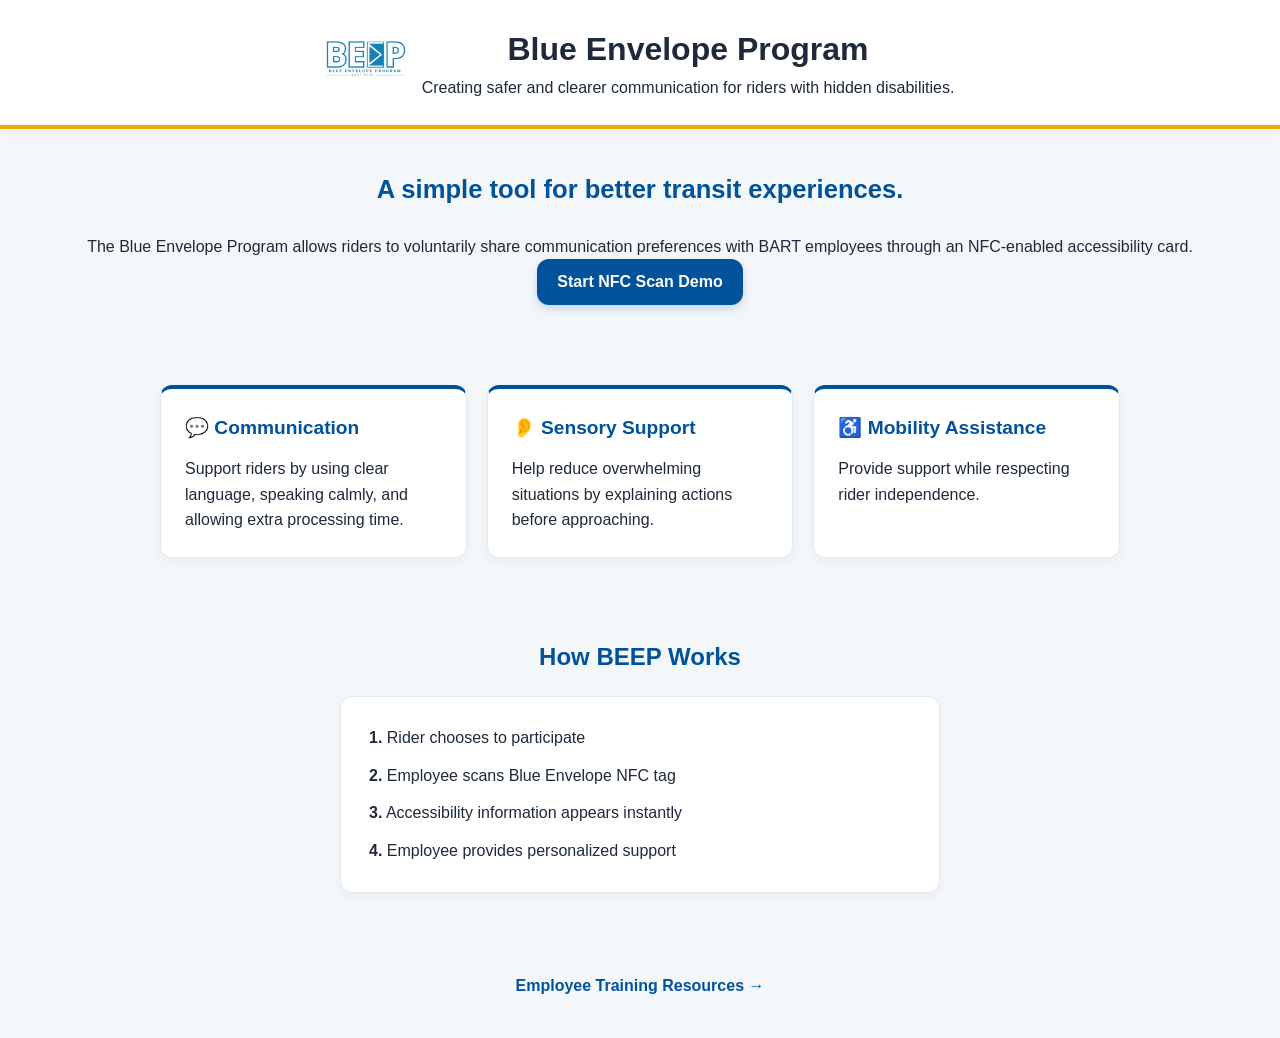
<file: Index.html>
<!DOCTYPE html>
<html lang="en">

<head>
    <title>BEEP | Blue Envelope Program</title>
    <link rel="stylesheet" href="style.css">
</head>

<body>

    
<header>

   <a href="index.html" class="logo">
    <img src="images/BEEPlogo.png" alt="BART Logo">
   </a>

    <div>
        <h1>Blue Envelope Program</h1>
        <p>Creating safer and clearer communication for riders with hidden disabilities.</p>
    </div>

</header>


<section class="hero">

    <h2>
        A simple tool for better transit experiences.
    </h2>

    <p>
        The Blue Envelope Program allows riders to voluntarily share
        communication preferences with BART employees through an NFC-enabled
        accessibility card.
    </p>


    <a href="scan.html">
        <button>
            Start NFC Scan Demo
        </button>
    </a>

</section>



<section class="cards">

<div class="card">

<h3>💬 Communication</h3>

<p>
Support riders by using clear language,
speaking calmly, and allowing extra processing time.
</p>

</div>



<div class="card">

<h3>👂 Sensory Support</h3>

<p>
Help reduce overwhelming situations by explaining
actions before approaching.
</p>

</div>




<div class="card">

<h3>♿ Mobility Assistance</h3>

<p>
Provide support while respecting rider independence.
</p>

</div>


</section>



<section class="how">

<h2>How BEEP Works</h2>


<div class="steps">

<p>
<strong>1.</strong> Rider chooses to participate
</p>

<p>
<strong>2.</strong> Employee scans Blue Envelope NFC tag
</p>

<p>
<strong>3.</strong> Accessibility information appears instantly
</p>

<p>
<strong>4.</strong> Employee provides personalized support
</p>


</div>

</section>



<footer>

<a href="resources.html">
Employee Training Resources →
</a>

</footer>



</body>

</html>
</file>
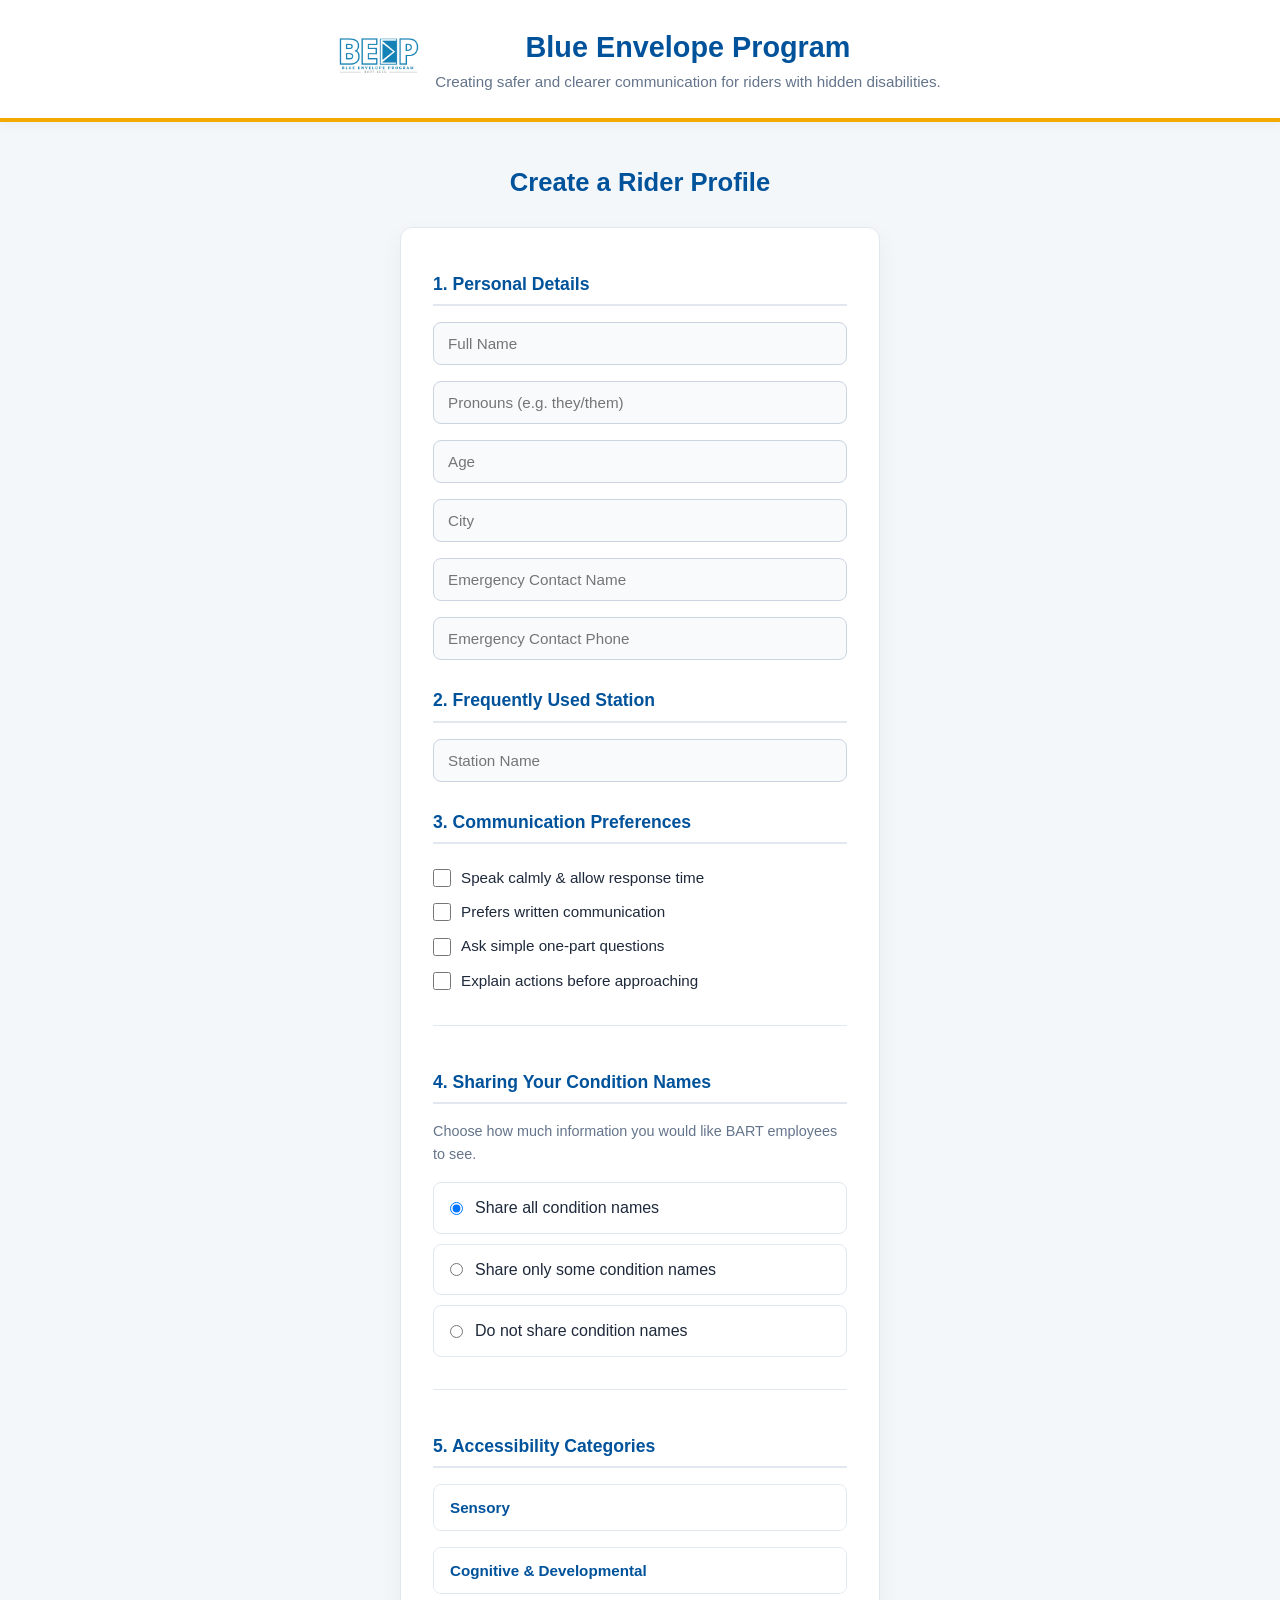
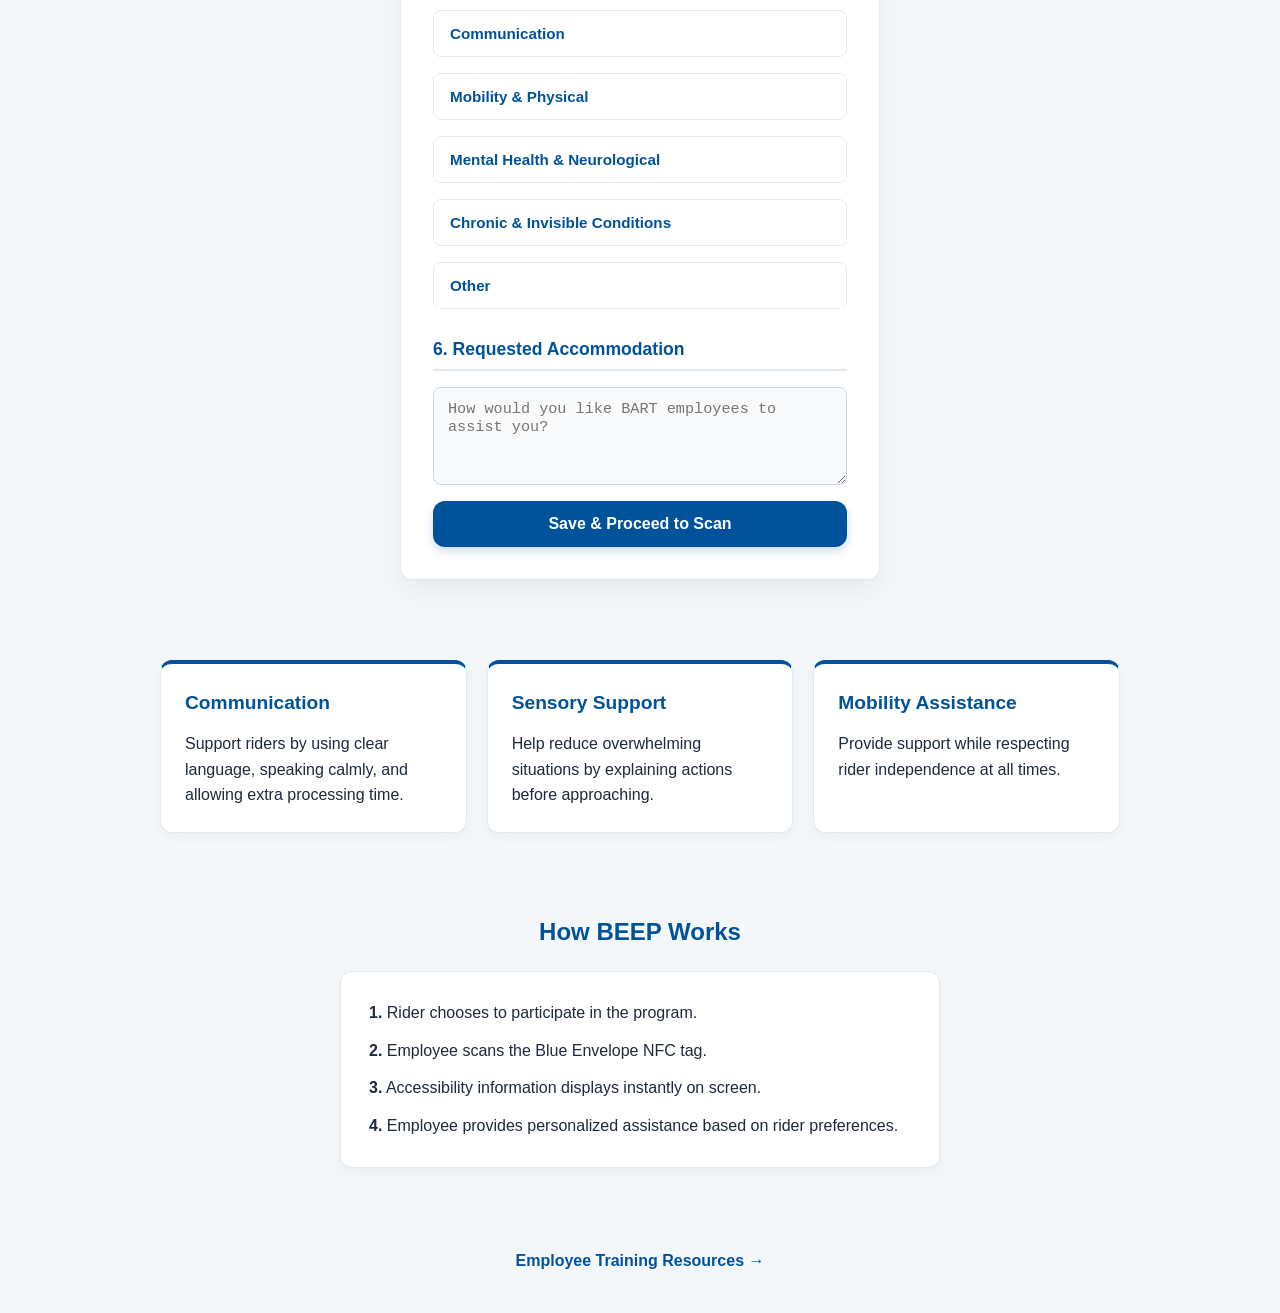
<file: index.html>
<!DOCTYPE html>
<html lang="en">

<head>
    <meta charset="UTF-8">
    <meta name="viewport" content="width=device-width, initial-scale=1.0">
    <title>BEEP | Blue Envelope Program</title>
    <link rel="stylesheet" href="style.css">
</head>

<body>

<header>
    <a href="index.html" class="logo">
        <img src="images/BEEPlogo.png" alt="BART Logo">
    </a>
    <div class="header-text">
        <h1>Blue Envelope Program</h1>
        <p>Creating safer and clearer communication for riders with hidden disabilities.</p>
    </div>
</header>

<main class="hero">
    <h2>Create a Rider Profile</h2>
    <form id="setupForm">
        
        <h3>1. Personal Details</h3>
        <input type="text" id="fullName" placeholder="Full Name" required>
        <input type="text" id="pronouns" placeholder="Pronouns (e.g. they/them)" required>
        <input type="number" id="age" placeholder="Age" min="1" required>
        <input type="text" id="city" placeholder="City" required>
        <input type="text" id="emergencyName" placeholder="Emergency Contact Name" required>
        <input type="tel" id="emergencyContact" placeholder="Emergency Contact Phone" required>

        <h3>2. Frequently Used Station</h3>
        <input type="text" id="station" placeholder="Station Name" required>

        <h3>3. Communication Preferences</h3>
        <div class="checkbox-group">
            <label>
                <input type="checkbox" name="commPref" value="Speak calmly and allow extra processing time">
                <span>Speak calmly &amp; allow response time</span>
            </label>
            <label>
                <input type="checkbox" name="commPref" value="Prefers written communication">
                <span>Prefers written communication</span>
            </label>
            <label>
                <input type="checkbox" name="commPref" value="Ask simple one-part questions">
                <span>Ask simple one-part questions</span>
            </label>
            <label>
                <input type="checkbox" name="commPref" value="Explain actions before approaching">
                <span>Explain actions before approaching</span>
            </label>
        </div>

        <div class="divider"></div>

        <h3>4. Sharing Your Condition Names</h3>
        <p class="small-text">
            Choose how much information you would like BART employees to see.
        </p>

        <div class="share-options">
            <label class="share-option">
                <input type="radio" name="shareMode" value="all" checked>
                <span>Share all condition names</span>
            </label>
            <label class="share-option">
                <input type="radio" name="shareMode" value="some">
                <span>Share only some condition names</span>
            </label>
            <label class="share-option">
                <input type="radio" name="shareMode" value="none">
                <span>Do not share condition names</span>
            </label>
        </div>

        <div class="divider"></div>

        <h3>5. Accessibility Categories</h3>

        <div class="condition-group">
            <button type="button" class="condition-header">Sensory</button>
            <div class="condition-body">
                <label><input type="checkbox" name="condition" value="Blind"> Blind</label>
                <label><input type="checkbox" name="condition" value="Low Vision"> Low Vision</label>
                <label><input type="checkbox" name="condition" value="Deaf"> Deaf</label>
                <label><input type="checkbox" name="condition" value="Hard of Hearing"> Hard of Hearing</label>
                <label><input type="checkbox" name="condition" value="Auditory Processing Disorder (APD)"> Auditory Processing Disorder (APD)</label>
            </div>
        </div>

        <div class="condition-group">
            <button type="button" class="condition-header">Cognitive &amp; Developmental</button>
            <div class="condition-body">
                <label><input type="checkbox" name="condition" value="Autism"> Autism</label>
                <label><input type="checkbox" name="condition" value="ADHD"> ADHD</label>
                <label><input type="checkbox" name="condition" value="Intellectual Disability"> Intellectual Disability</label>
                <label><input type="checkbox" name="condition" value="Dementia"> Dementia</label>
                <label><input type="checkbox" name="condition" value="Learning Disability"> Learning Disability</label>
            </div>
        </div>

        <div class="condition-group">
            <button type="button" class="condition-header">Communication</button>
            <div class="condition-body">
                <label><input type="checkbox" name="condition" value="Speech Disability"> Speech Disability</label>
                <label><input type="checkbox" name="condition" value="Non-verbal"> Non-verbal</label>
                <label><input type="checkbox" name="condition" value="Aphasia"> Aphasia</label>
                <label><input type="checkbox" name="condition" value="Communication Processing Differences"> Communication Processing Differences</label>
            </div>
        </div>

        <div class="condition-group">
            <button type="button" class="condition-header">Mobility &amp; Physical</button>
            <div class="condition-body">
                <label><input type="checkbox" name="condition" value="Wheelchair User"> Wheelchair User</label>
                <label><input type="checkbox" name="condition" value="Limited Mobility"> Limited Mobility</label>
                <label><input type="checkbox" name="condition" value="Cerebral Palsy"> Cerebral Palsy</label>
                <label><input type="checkbox" name="condition" value="Walker/Cane User"> Walker/Cane User</label>
            </div>
        </div>

        <div class="condition-group">
            <button type="button" class="condition-header">Mental Health &amp; Neurological</button>
            <div class="condition-body">
                <label><input type="checkbox" name="condition" value="Anxiety"> Anxiety</label>
                <label><input type="checkbox" name="condition" value="PTSD"> PTSD</label>
                <label><input type="checkbox" name="condition" value="Epilepsy"> Epilepsy</label>
                <label><input type="checkbox" name="condition" value="Tourette Syndrome"> Tourette Syndrome</label>
                <label><input type="checkbox" name="condition" value="Sensory Processing Disorder (SPD)"> Sensory Processing Disorder (SPD)</label>
            </div>
        </div>

        <div class="condition-group">
            <button type="button" class="condition-header">Chronic &amp; Invisible Conditions</button>
            <div class="condition-body">
                <label><input type="checkbox" name="condition" value="Diabetes"> Diabetes</label>
                <label><input type="checkbox" name="condition" value="Asthma"> Asthma</label>
                <label><input type="checkbox" name="condition" value="Chronic Pain"> Chronic Pain</label>
                <label><input type="checkbox" name="condition" value="Heart Condition"> Heart Condition</label>
                <label><input type="checkbox" name="condition" value="Other Invisible Disability"> Other Invisible Disability</label>
            </div>
        </div>

        <div class="condition-group">
            <button type="button" class="condition-header">Other</button>
            <div class="condition-body">
                <textarea id="otherCondition" placeholder="Describe any additional conditions or accommodations"></textarea>
            </div>
        </div>

        <h3>6. Requested Accommodation</h3>
        <textarea id="accommodation" placeholder="How would you like BART employees to assist you?" rows="4"></textarea>

        <button type="submit">Save &amp; Proceed to Scan</button>
    </form>
</main>

<section class="cards">
    <div class="card">
        <h3>Communication</h3>
        <p>Support riders by using clear language, speaking calmly, and allowing extra processing time.</p>
    </div>

    <div class="card">
        <h3>Sensory Support</h3>
        <p>Help reduce overwhelming situations by explaining actions before approaching.</p>
    </div>

    <div class="card">
        <h3>Mobility Assistance</h3>
        <p>Provide support while respecting rider independence at all times.</p>
    </div>
</section>

<section class="how">
    <h2>How BEEP Works</h2>
    <div class="steps">
        <p><strong>1.</strong> Rider chooses to participate in the program.</p>
        <p><strong>2.</strong> Employee scans the Blue Envelope NFC tag.</p>
        <p><strong>3.</strong> Accessibility information displays instantly on screen.</p>
        <p><strong>4.</strong> Employee provides personalized assistance based on rider preferences.</p>
    </div>
</section>

<footer>
    <a href="resources.html">Employee Training Resources &rarr;</a>
</footer>

<script src="script.js"></script>
</body>
</html>
</file>
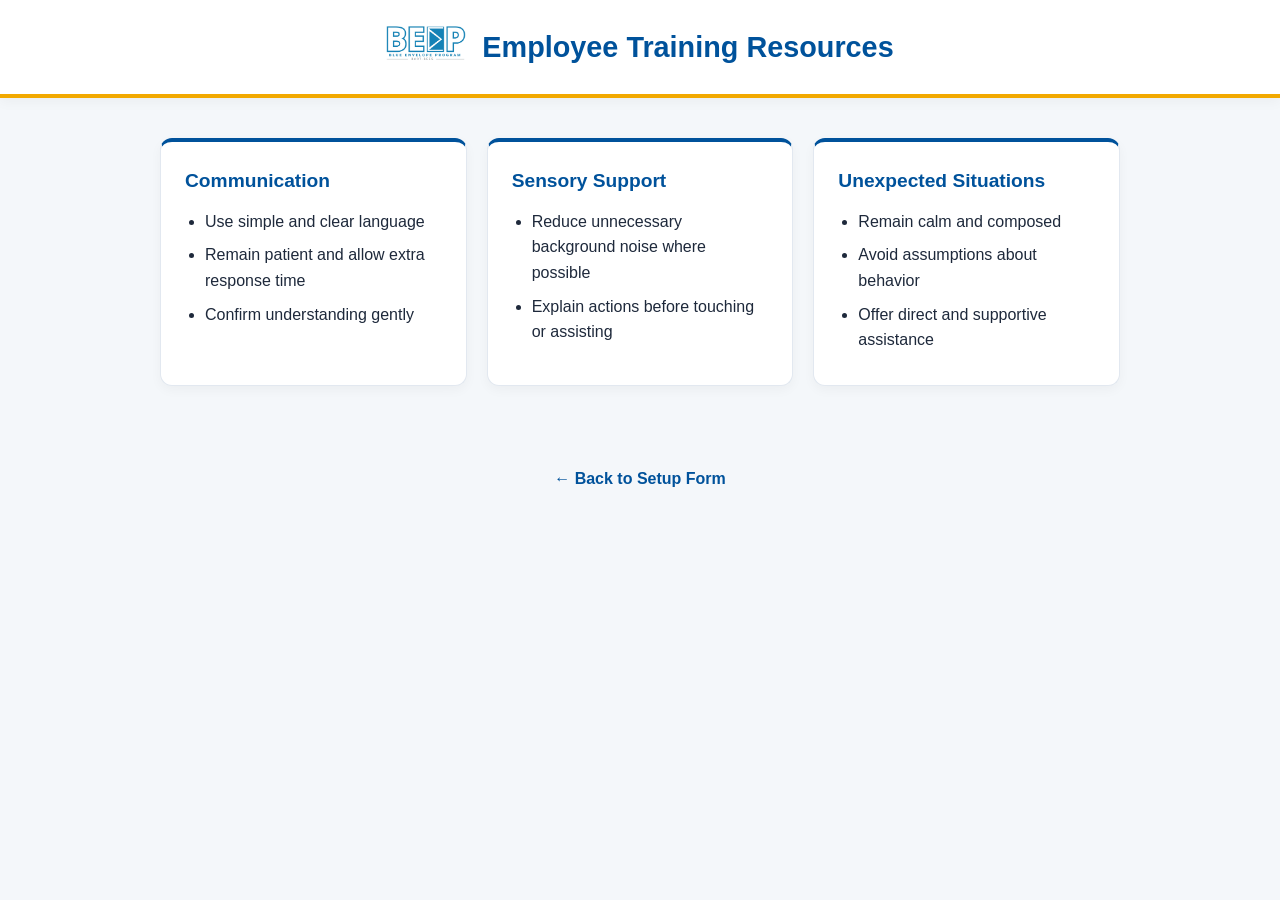
<file: resources.html>
<!DOCTYPE html>
<html lang="en">

<head>
    <meta charset="UTF-8">
    <meta name="viewport" content="width=device-width, initial-scale=1.0">
    <title>Employee Resources | BEEP</title>
    <link rel="stylesheet" href="style.css">
</head>

<body>

<header>
    <a href="index.html" class="logo">
        <img src="images/BEEPlogo.png" alt="BART Logo">
    </a>
    <div class="header-text">
        <h1>Employee Training Resources</h1>
    </div>
</header>

<main>
    <section class="cards">
        <div class="card">
            <h2>Communication</h2>
            <ul>
                <li>Use simple and clear language</li>
                <li>Remain patient and allow extra response time</li>
                <li>Confirm understanding gently</li>
            </ul>
        </div>

        <div class="card">
            <h2>Sensory Support</h2>
            <ul>
                <li>Reduce unnecessary background noise where possible</li>
                <li>Explain actions before touching or assisting</li>
            </ul>
        </div>

        <div class="card">
            <h2>Unexpected Situations</h2>
            <ul>
                <li>Remain calm and composed</li>
                <li>Avoid assumptions about behavior</li>
                <li>Offer direct and supportive assistance</li>
            </ul>
        </div>
    </section>
</main>

<footer>
    <a href="index.html">&larr; Back to Setup Form</a>
</footer>

</body>
</html>
</file>
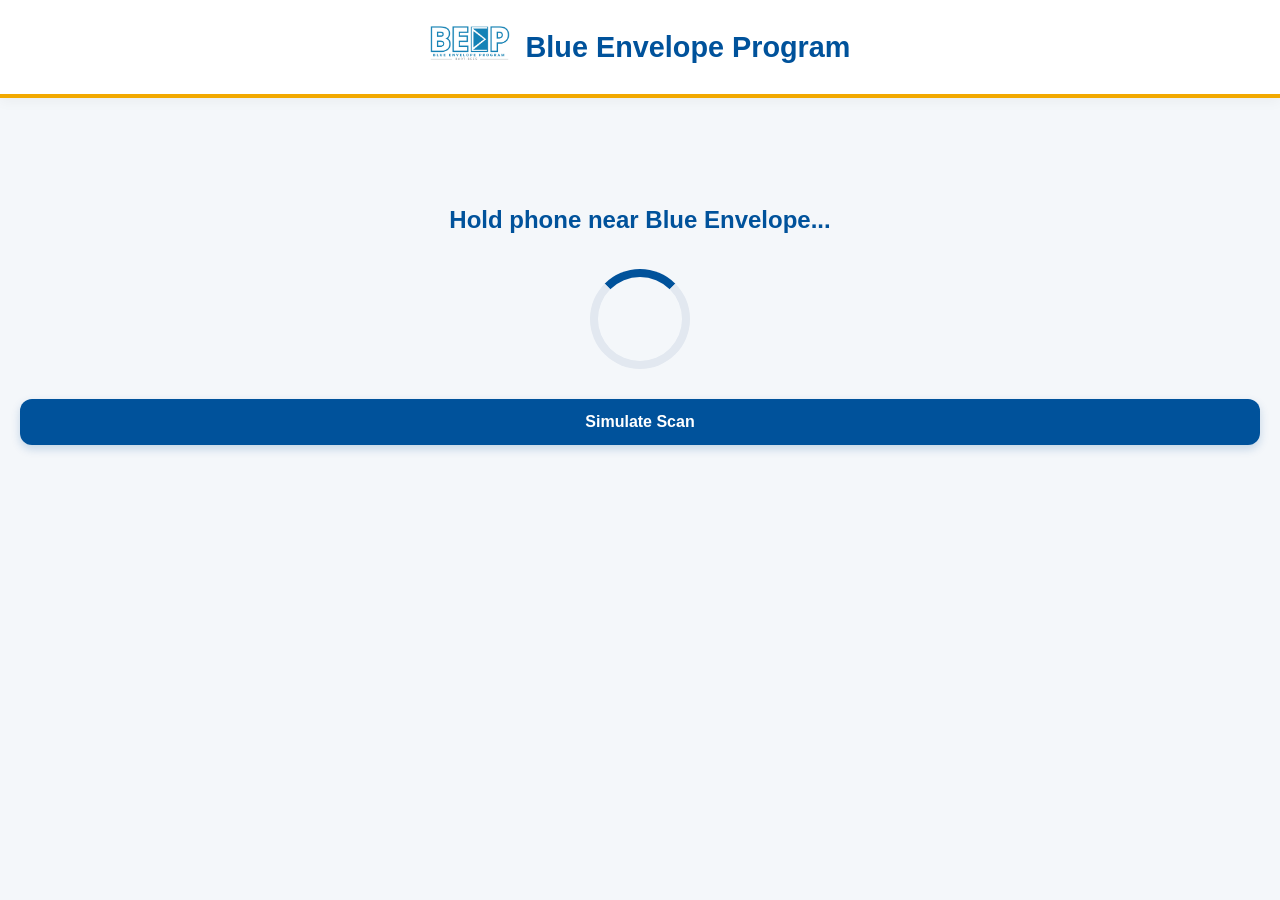
<file: scan.html>
<!DOCTYPE html>
<html lang="en">

<head>
    <meta charset="UTF-8">
    <meta name="viewport" content="width=device-width, initial-scale=1.0">
    <title>NFC Scan | BEEP</title>
    <link rel="stylesheet" href="style.css">
</head>

<body>

<header>
    <a href="index.html" class="logo">
        <img src="images/BEEPlogo.png" alt="BART Logo">
    </a>
    <div class="header-text">
        <h1>Blue Envelope Program</h1>
    </div>
</header>

<main>
    <section class="scan-animation">
        <h2 id="scanText">Hold phone near Blue Envelope...</h2>
        <div class="loader"></div>
        <button type="button" onclick="completeScan()">Simulate Scan</button>
    </section>

    <section id="profile" class="profile hidden">
        <h2>Scan Successful</h2>
        <p class="subtitle">This rider has chosen to share accessibility information.</p>
        
        <div class="divider"></div>

        <h2>Rider Profile</h2>
        <div class="profile-details">
            <p><strong>Name:</strong> <span id="displayName"></span> (<span id="displayPronouns"></span>)</p>
            <p><strong>Age:</strong> <span id="displayAge"></span></p>
            <p><strong>City:</strong> <span id="displayCity"></span></p>
            <p><strong>Emergency Contact:</strong> <span id="displayEmergencyName"></span> &mdash; <span id="displayEmergency"></span></p>
        </div>

        <h2>Destination Station</h2>
        <p class="highlight-box"><strong id="displayStation"></strong></p>

        <h2>Support &amp; Accommodations</h2>
        
        <div class="support">
            <h3>Accessibility Categories &amp; Conditions</h3>
            <div id="displayConditions"></div>
        </div>

        <div class="support">
            <h3>Communication Preferences</h3>
            <div id="displayComm"></div>
        </div>

        <div class="support">
            <h3>Requested Accommodation</h3>
            <p id="displayAccommodation"></p>
        </div>

        <div class="action-wrapper">
            <a href="index.html" class="btn-link">Reset Demo / Return Home</a>
        </div>
    </section>
</main>

<script src="script.js"></script>
<script>
window.onload = () => {
    setTimeout(completeScan, 2200);
};
</script>
</body>
</html>
</file>
<file: style.css>
:root {
    --primary: #00529B;
    --primary-hover: #003D75;
    --accent: #F2A900;
    --bg-main: #F4F7FA;
    --surface: #FFFFFF;
    --text-dark: #1E293B;
    --text-muted: #64748B;
    --border-color: #E2E8F0;
    --radius: 12px;
}

* {
    margin: 0;
    padding: 0;
    box-sizing: border-box;
}

body {
    font-family: -apple-system, BlinkMacSystemFont, "Segoe UI", Roboto, Helvetica, Arial, sans-serif;
    background: var(--bg-main);
    color: var(--text-dark);
    line-height: 1.6;
}

/* Header */
header {
    background: var(--surface);
    padding: 24px 20px;
    display: flex;
    align-items: center;
    justify-content: center;
    gap: 16px;
    border-bottom: 4px solid var(--accent);
    box-shadow: 0 4px 12px rgba(0, 0, 0, 0.04);
    text-align: center;
}

.logo img {
    width: 80px;
    height: auto;
    transition: transform 0.2s ease;
}

.logo img:hover {
    transform: scale(1.03);
}

.header-text h1 {
    color: var(--primary);
    font-size: 1.8rem;
    font-weight: 700;
}

.header-text p {
    color: var(--text-muted);
    font-size: 0.95rem;
}

/* Main Layout & Forms */
.hero {
    display: flex;
    flex-direction: column;
    align-items: center;
    padding: 40px 20px;
}

.hero h2 {
    color: var(--primary);
    margin-bottom: 24px;
    text-align: center;
    font-size: 1.6rem;
}

#setupForm {
    background: var(--surface);
    padding: 32px;
    border-radius: var(--radius);
    box-shadow: 0 10px 25px rgba(0, 0, 0, 0.05);
    border: 1px solid var(--border-color);
    max-width: 480px;
    width: 100%;
    display: flex;
    flex-direction: column;
    gap: 16px;
}

#setupForm h3 {
    color: var(--primary);
    font-size: 1.1rem;
    margin-top: 10px;
    border-bottom: 2px solid var(--border-color);
    padding-bottom: 6px;
}

.divider {
    height: 1px;
    background-color: var(--border-color);
    margin: 16px 0;
}

/* Inputs & Form Elements */
input[type="text"],
input[type="number"],
input[type="tel"],
select,
textarea {
    width: 100%;
    padding: 12px 14px;
    border: 1px solid #CBD5E1;
    border-radius: 8px;
    font-size: 0.95rem;
    background-color: #F8FAFC;
    color: var(--text-dark);
    transition: all 0.2s ease;
}

input:focus,
select:focus,
textarea:focus {
    outline: none;
    border-color: var(--primary);
    box-shadow: 0 0 0 3px rgba(0, 82, 155, 0.15);
    background-color: #FFFFFF;
}

.checkbox-group {
    display: flex;
    flex-direction: column;
    gap: 10px;
    margin-top: 6px;
}

.checkbox-group label {
    display: flex;
    align-items: center;
    gap: 10px;
    font-size: 0.95rem;
    cursor: pointer;
}

.checkbox-group input[type="checkbox"] {
    width: 18px;
    height: 18px;
    accent-color: var(--primary);
    cursor: pointer;
}

.small-text {
    color: var(--text-muted);
    font-size: 0.9rem;
}

.share-options {
    display: flex;
    flex-direction: column;
    gap: 10px;
}

.share-option {
    display: flex;
    align-items: center;
    gap: 12px;
    padding: 12px 16px;
    border: 1px solid var(--border-color);
    border-radius: 8px;
    background: var(--surface);
    cursor: pointer;
    transition: background 0.2s ease, border-color 0.2s ease;
}

.share-option:hover {
    background: #EFF6FF;
    border-color: var(--primary);
}

.condition-group {
    border: 1px solid var(--border-color);
    border-radius: 8px;
    overflow: hidden;
}

.condition-header {
    width: 100%;
    background: var(--surface);
    color: var(--primary);
    text-align: left;
    padding: 14px 16px;
    border: none;
    font-size: 0.95rem;
    font-weight: 600;
    cursor: pointer;
    box-shadow: none;
    border-radius: 0;
}

.condition-header:hover {
    background: #F8FAFC;
    transform: none;
}

.condition-body {
    display: none;
    padding: 16px;
    border-top: 1px solid var(--border-color);
    background: #FAFAFA;
}

.condition-body label {
    display: flex;
    align-items: center;
    gap: 8px;
    margin-bottom: 10px;
    font-size: 0.9rem;
    cursor: pointer;
}

.condition-body label:last-child {
    margin-bottom: 0;
}

/* Buttons */
button, .btn-link {
    width: 100%;
    padding: 14px 20px;
    font-size: 1rem;
    font-weight: 600;
    border: none;
    border-radius: var(--radius);
    background: var(--primary);
    color: white;
    cursor: pointer;
    text-align: center;
    text-decoration: none;
    display: inline-block;
    transition: background 0.2s ease, transform 0.1s ease;
    box-shadow: 0 4px 10px rgba(0, 82, 155, 0.2);
}

button:hover, .btn-link:hover {
    background: var(--primary-hover);
    transform: translateY(-1px);
}

button:active, .btn-link:active {
    transform: translateY(1px);
}

.action-wrapper {
    margin-top: 20px;
    text-align: center;
}

/* Cards Section */
.cards {
    display: grid;
    grid-template-columns: repeat(auto-fit, minmax(280px, 1fr));
    gap: 20px;
    padding: 40px 20px;
    max-width: 1000px;
    margin: 0 auto;
}

.card {
    background: var(--surface);
    padding: 24px;
    border-radius: var(--radius);
    box-shadow: 0 4px 12px rgba(0, 0, 0, 0.04);
    border: 1px solid var(--border-color);
    border-top: 4px solid var(--primary);
}

.card h2, .card h3 {
    color: var(--primary);
    margin-bottom: 12px;
    font-size: 1.2rem;
}

.card ul {
    padding-left: 20px;
}

.card li {
    margin-bottom: 8px;
    color: var(--text-dark);
}

/* How BEEP Works Section */
.how {
    text-align: center;
    padding: 40px 20px;
}

.how h2 {
    color: var(--primary);
    margin-bottom: 20px;
    font-size: 1.5rem;
}

.steps {
    background: var(--surface);
    padding: 28px;
    margin: 0 auto;
    max-width: 600px;
    border-radius: var(--radius);
    box-shadow: 0 4px 12px rgba(0, 0, 0, 0.04);
    border: 1px solid var(--border-color);
    text-align: left;
}

.steps p {
    margin-bottom: 12px;
    font-size: 1rem;
}

.steps p:last-child {
    margin-bottom: 0;
}

/* Scan & Loader */
.scan-animation {
    min-height: 50vh;
    display: flex;
    flex-direction: column;
    justify-content: center;
    align-items: center;
    text-align: center;
    padding: 40px 20px;
}

.scan-animation h2 {
    color: var(--primary);
}

.loader {
    width: 100px;
    height: 100px;
    border-radius: 50%;
    border: 8px solid var(--border-color);
    border-top: 8px solid var(--primary);
    animation: spin 1s linear infinite;
    margin: 30px 0;
}

@keyframes spin {
    100% { transform: rotate(360deg); }
}

/* Profile Display */
.profile {
    max-width: 600px;
    margin: 20px auto 40px;
    background: var(--surface);
    padding: 32px;
    border-radius: var(--radius);
    box-shadow: 0 10px 25px rgba(0, 0, 0, 0.06);
    border-top: 6px solid var(--primary);
}

.profile h2 {
    color: var(--primary);
    margin-top: 15px;
    margin-bottom: 10px;
    font-size: 1.3rem;
}

.profile p {
    margin-bottom: 8px;
    color: var(--text-dark);
}

.profile .subtitle {
    color: var(--text-muted);
    font-size: 0.95rem;
}

.highlight-box {
    background: #F8FAFC;
    padding: 12px 16px;
    border-radius: 6px;
    border: 1px solid var(--border-color);
    display: inline-block;
}

.support {
    background: #EFF6FF;
    border-left: 4px solid var(--primary);
    padding: 16px;
    margin: 16px 0;
    border-radius: 6px;
}

.support h3 {
    color: var(--primary);
    margin-bottom: 6px;
    font-size: 1rem;
}

.support ul {
    padding-left: 20px;
}

.hidden {
    display: none;
}

/* Footer */
footer {
    display: flex;
    justify-content: center;
    align-items: center;
    padding: 40px 20px;
}

footer a {
    color: var(--primary);
    text-decoration: none;
    font-weight: 600;
}

footer a:hover {
    text-decoration: underline;
}

/* Mobile Responsive Adjustments */
@media (max-width: 768px) {
    header {
        flex-direction: column;
    }
}
</file>
